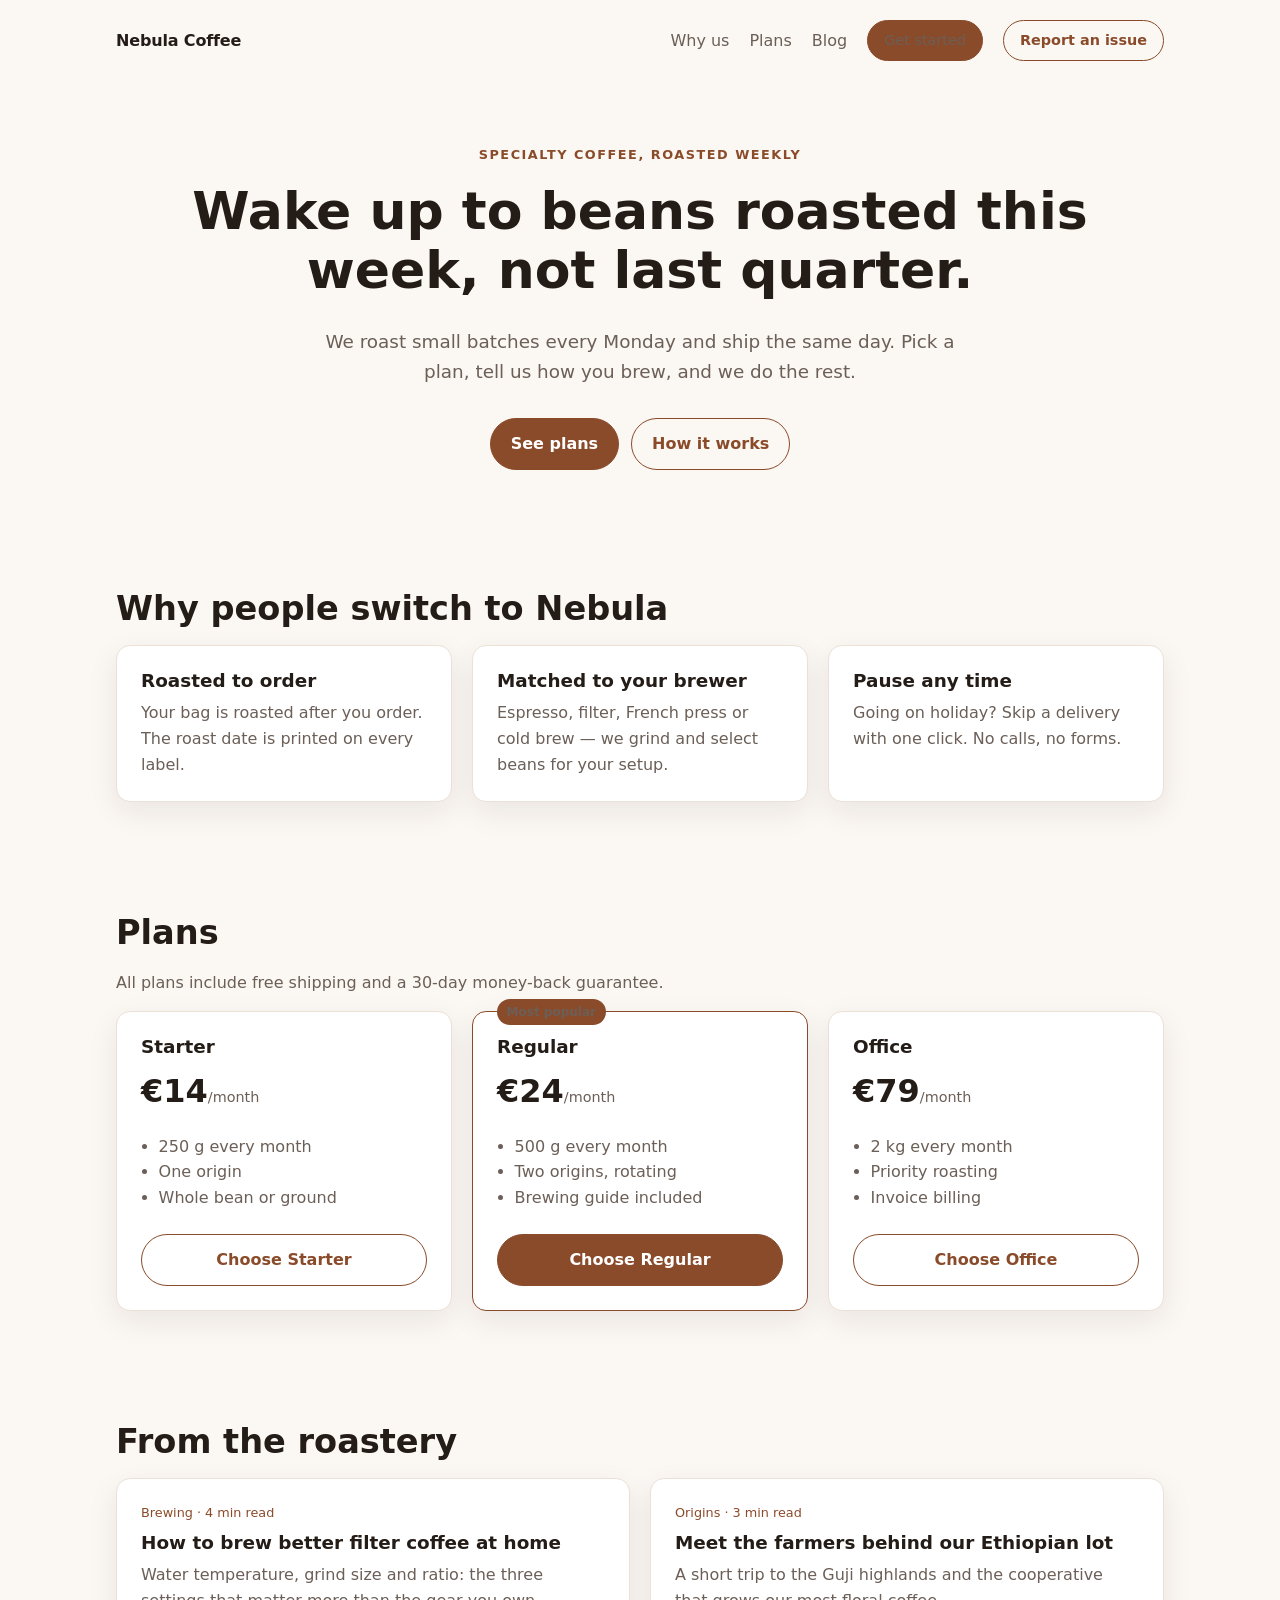
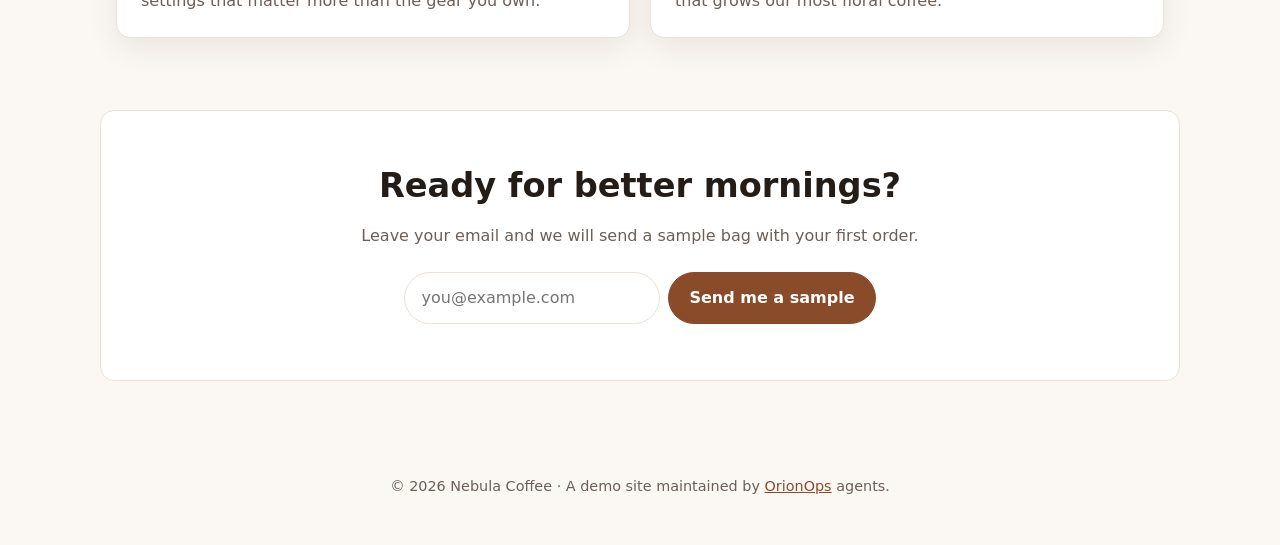
<file: index.html>
<!doctype html>
<html lang="en">
<head>
  <meta charset="utf-8">
  <meta name="viewport" content="width=device-width, initial-scale=1">
  <title>Nebula Coffee — fresh roasted, delivered</title>
  <meta name="description" content="Nebula Coffee: specialty beans roasted weekly and delivered to your door. A demo site maintained by OrionOps agents.">
  <link rel="stylesheet" href="assets/styles.css">
</head>
<body>
  <header class="site-header">
    <a class="brand" href="#top">Nebula Coffee</a>
    <nav class="nav" aria-label="Main">
      <a href="#features">Why us</a>
      <a href="#pricing">Plans</a>
      <a href="#blog">Blog</a>
      <a class="btn btn-small" href="#contact">Get started</a>
          <button type="button" class="btn btn-small btn-ghost" id="report-open">Report an issue</button>
    </nav>
  </header>

  <main id="top">
    <section class="hero">
      <p class="eyebrow">Specialty coffee, roasted weekly</p>
      <h1>Wake up to beans roasted this week, not last quarter.</h1>
      <p class="lead">We roast small batches every Monday and ship the same day. Pick a plan, tell us how you brew, and we do the rest.</p>
      <div class="hero-actions">
        <a class="btn" href="#pricing">See plans</a>
        <a class="btn btn-ghost" href="#features">How it works</a>
      </div>
    </section>

    <section id="features" class="section">
      <h2>Why people switch to Nebula</h2>
      <div class="grid grid-3">
        <article class="card">
          <h3>Roasted to order</h3>
          <p>Your bag is roasted after you order. The roast date is printed on every label.</p>
        </article>
        <article class="card">
          <h3>Matched to your brewer</h3>
          <p>Espresso, filter, French press or cold brew — we grind and select beans for your setup.</p>
        </article>
        <article class="card">
          <h3>Pause any time</h3>
          <p>Going on holiday? Skip a delivery with one click. No calls, no forms.</p>
        </article>
      </div>
    </section>

    <section id="pricing" class="section">
      <h2>Plans</h2>
      <p class="section-intro">All plans include free shipping and a 30-day money-back guarantee.</p>
      <div class="grid grid-3">
        <article class="card plan">
          <h3>Starter</h3>
          <p class="price">€14<span>/month</span></p>
          <ul>
            <li>250 g every month</li>
            <li>One origin</li>
            <li>Whole bean or ground</li>
          </ul>
          <a class="btn btn-ghost" href="#contact">Choose Starter</a>
        </article>
        <article class="card plan plan-featured">
          <p class="badge">Most popular</p>
          <h3>Regular</h3>
          <p class="price">€24<span>/month</span></p>
          <ul>
            <li>500 g every month</li>
            <li>Two origins, rotating</li>
            <li>Brewing guide included</li>
          </ul>
          <a class="btn" href="#contact">Choose Regular</a>
        </article>
        <article class="card plan">
          <h3>Office</h3>
          <p class="price">€79<span>/month</span></p>
          <ul>
            <li>2 kg every month</li>
            <li>Priority roasting</li>
            <li>Invoice billing</li>
          </ul>
          <a class="btn btn-ghost" href="#contact">Choose Office</a>
        </article>
      </div>
    </section>

    <section id="blog" class="section">
      <h2>From the roastery</h2>
      <div class="grid grid-2">
        <article class="card post">
          <p class="meta">Brewing · 4 min read</p>
          <h3><a href="blog/how-to-brew-better-filter-coffee.html">How to brew better filter coffee at home</a></h3>
          <p>Water temperature, grind size and ratio: the three settings that matter more than the gear you own.</p>
        </article>
        <article class="card post">
          <p class="meta">Origins · 3 min read</p>
          <h3><a href="blog/meet-our-ethiopian-farmers.html">Meet the farmers behind our Ethiopian lot</a></h3>
          <p>A short trip to the Guji highlands and the cooperative that grows our most floral coffee.</p>
        </article>
      </div>
    </section>

    <section id="contact" class="section section-cta">
      <h2>Ready for better mornings?</h2>
      <p class="section-intro">Leave your email and we will send a sample bag with your first order.</p>
      <form class="cta-form" onsubmit="return false">
        <label class="visually-hidden" for="email">Email</label>
        <input id="email" type="email" placeholder="you@example.com" required>
        <button class="btn" type="submit">Send me a sample</button>
      </form>
      <p class="form-note" id="form-note" hidden>Thanks! This is a demo site, so nothing was actually sent.</p>
    </section>
  
  <dialog id="report-dialog" class="report-dialog" aria-labelledby="report-heading">
    <form method="dialog" novalidate>
      <div class="dialog-head">
        <h2 id="report-heading">Report an issue</h2>
        <button type="button" class="dialog-close" data-close aria-label="Close">×</button>
      </div>
      <p class="dialog-intro">Spotted a bug or have an idea? Describe it and attach a screenshot. An OrionOps agent will pick it up and open a pull request — you can follow it on the board.</p>

      <label for="report-kind">Type</label>
      <select id="report-kind" name="kind">
        <option value="bug">Bug</option>
        <option value="idea">Idea / improvement</option>
        <option value="other">Other</option>
      </select>

      <label for="report-title">Title</label>
      <input id="report-title" name="title" type="text" required minlength="5" maxlength="120" placeholder="e.g. Pricing cards overlap on mobile">

      <label for="report-description">What happened?</label>
      <textarea id="report-description" name="description" rows="4" maxlength="4000" placeholder="What did you expect, what did you see, where?"></textarea>

      <label>Screenshots <span class="muted">(optional, up to 3)</span></label>
      <div class="previews"></div>
      <label class="drop-zone" for="report-files">
        <input id="report-files" type="file" accept="image/png,image/jpeg,image/webp,image/gif" multiple>
        <span>Drop images here, paste from clipboard, or <u>browse</u></span>
      </label>

      <label for="report-email">Email <span class="muted">(optional, if you want to be credited)</span></label>
      <input id="report-email" name="email" type="email" maxlength="200" placeholder="you@example.com">

      <input type="hidden" name="page_url" value="">
      <!-- Honeypot: humans never see this field. -->
      <div class="hp" aria-hidden="true"><label>Website<input name="website" type="text" tabindex="-1" autocomplete="off"></label></div>

      <p class="report-status" role="status" aria-live="polite"></p>
      <div class="dialog-actions">
        <button type="button" class="btn btn-ghost" data-close>Cancel</button>
        <button type="submit" class="btn">Send report</button>
      </div>
    </form>

    <div class="report-result" hidden>
      <h2>Thanks — ticket created</h2>
      <p class="result-title"></p>
      <p>An agent will start working on it shortly. Follow the progress on the OrionOps board; the pull request will appear in the <a href="https://github.com/Perseusoft/orionops-demo/pulls" target="_blank" rel="noopener">repository</a> when it is done.</p>
      <p><a class="btn" href="#" target="_blank" rel="noopener">Open the ticket</a></p>
      <p><button type="button" class="btn btn-ghost" data-close>Close</button></p>
    </div>
  </dialog>
  </main>

  <footer class="site-footer">
    <p>© <span id="year"></span> Nebula Coffee · A demo site maintained by <a href="https://orionops.tech">OrionOps</a> agents.</p>
  </footer>

  <script src="assets/config.js"></script>
  <script src="assets/site.js"></script>
  <script src="assets/report.js"></script>
</body>
</html>
</file>
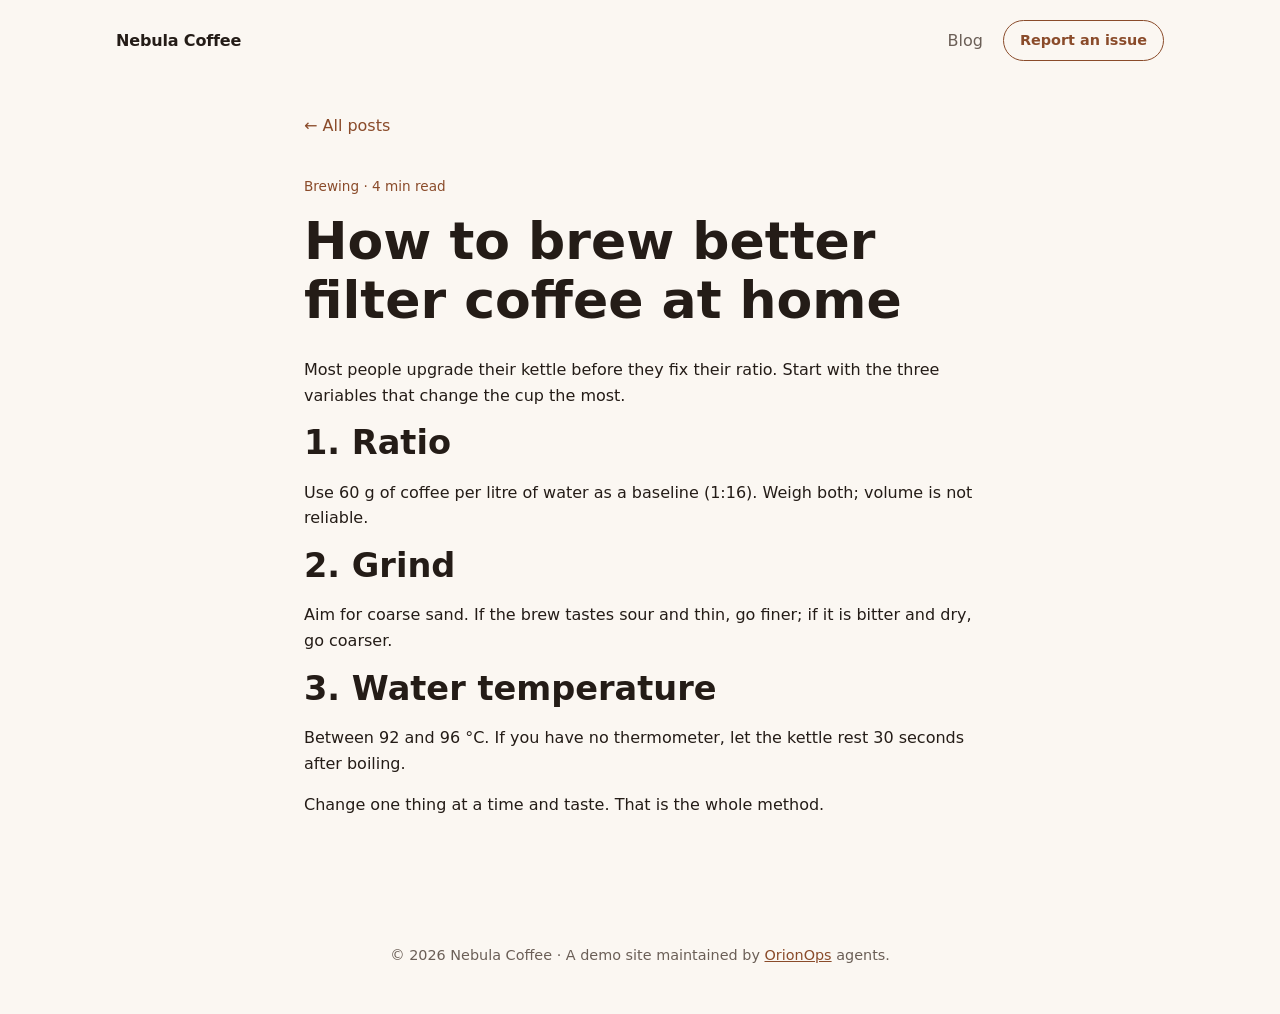
<file: blog/how-to-brew-better-filter-coffee.html>
<!doctype html>
<html lang="en">
<head>
  <meta charset="utf-8">
  <meta name="viewport" content="width=device-width, initial-scale=1">
  <title>How to brew better filter coffee at home — Nebula Coffee</title>
  <link rel="stylesheet" href="../assets/styles.css">
</head>
<body>
  <header class="site-header">
    <a class="brand" href="../index.html">Nebula Coffee</a>
    <nav class="nav" aria-label="Main"><a href="../index.html#blog">Blog</a>      <button type="button" class="btn btn-small btn-ghost" id="report-open">Report an issue</button>
    </nav>
  </header>
  <main class="section post-page">
    <a class="back" href="../index.html#blog">← All posts</a>
    <p class="meta">Brewing · 4 min read</p>
    <h1>How to brew better filter coffee at home</h1>
    <p>Most people upgrade their kettle before they fix their ratio. Start with the three variables that change the cup the most.</p>
    <h2>1. Ratio</h2>
    <p>Use 60 g of coffee per litre of water as a baseline (1:16). Weigh both; volume is not reliable.</p>
    <h2>2. Grind</h2>
    <p>Aim for coarse sand. If the brew tastes sour and thin, go finer; if it is bitter and dry, go coarser.</p>
    <h2>3. Water temperature</h2>
    <p>Between 92 and 96 °C. If you have no thermometer, let the kettle rest 30 seconds after boiling.</p>
    <p>Change one thing at a time and taste. That is the whole method.</p>
  
  <dialog id="report-dialog" class="report-dialog" aria-labelledby="report-heading">
    <form method="dialog" novalidate>
      <div class="dialog-head">
        <h2 id="report-heading">Report an issue</h2>
        <button type="button" class="dialog-close" data-close aria-label="Close">×</button>
      </div>
      <p class="dialog-intro">Spotted a bug or have an idea? Describe it and attach a screenshot. An OrionOps agent will pick it up and open a pull request — you can follow it on the board.</p>

      <label for="report-kind">Type</label>
      <select id="report-kind" name="kind">
        <option value="bug">Bug</option>
        <option value="idea">Idea / improvement</option>
        <option value="other">Other</option>
      </select>

      <label for="report-title">Title</label>
      <input id="report-title" name="title" type="text" required minlength="5" maxlength="120" placeholder="e.g. Pricing cards overlap on mobile">

      <label for="report-description">What happened?</label>
      <textarea id="report-description" name="description" rows="4" maxlength="4000" placeholder="What did you expect, what did you see, where?"></textarea>

      <label>Screenshots <span class="muted">(optional, up to 3)</span></label>
      <div class="previews"></div>
      <label class="drop-zone" for="report-files">
        <input id="report-files" type="file" accept="image/png,image/jpeg,image/webp,image/gif" multiple>
        <span>Drop images here, paste from clipboard, or <u>browse</u></span>
      </label>

      <label for="report-email">Email <span class="muted">(optional, if you want to be credited)</span></label>
      <input id="report-email" name="email" type="email" maxlength="200" placeholder="you@example.com">

      <input type="hidden" name="page_url" value="">
      <!-- Honeypot: humans never see this field. -->
      <div class="hp" aria-hidden="true"><label>Website<input name="website" type="text" tabindex="-1" autocomplete="off"></label></div>

      <p class="report-status" role="status" aria-live="polite"></p>
      <div class="dialog-actions">
        <button type="button" class="btn btn-ghost" data-close>Cancel</button>
        <button type="submit" class="btn">Send report</button>
      </div>
    </form>

    <div class="report-result" hidden>
      <h2>Thanks — ticket created</h2>
      <p class="result-title"></p>
      <p>An agent will start working on it shortly. Follow the progress on the OrionOps board; the pull request will appear in the <a href="https://github.com/Perseusoft/orionops-demo/pulls" target="_blank" rel="noopener">repository</a> when it is done.</p>
      <p><a class="btn" href="#" target="_blank" rel="noopener">Open the ticket</a></p>
      <p><button type="button" class="btn btn-ghost" data-close>Close</button></p>
    </div>
  </dialog>
  </main>
  <footer class="site-footer"><p>© <span id="year"></span> Nebula Coffee · A demo site maintained by <a href="https://orionops.tech">OrionOps</a> agents.</p></footer>
  <script src="../assets/config.js"></script>
  <script src="../assets/site.js"></script>
  <script src="../assets/report.js"></script>
</body>
</html>
</file>
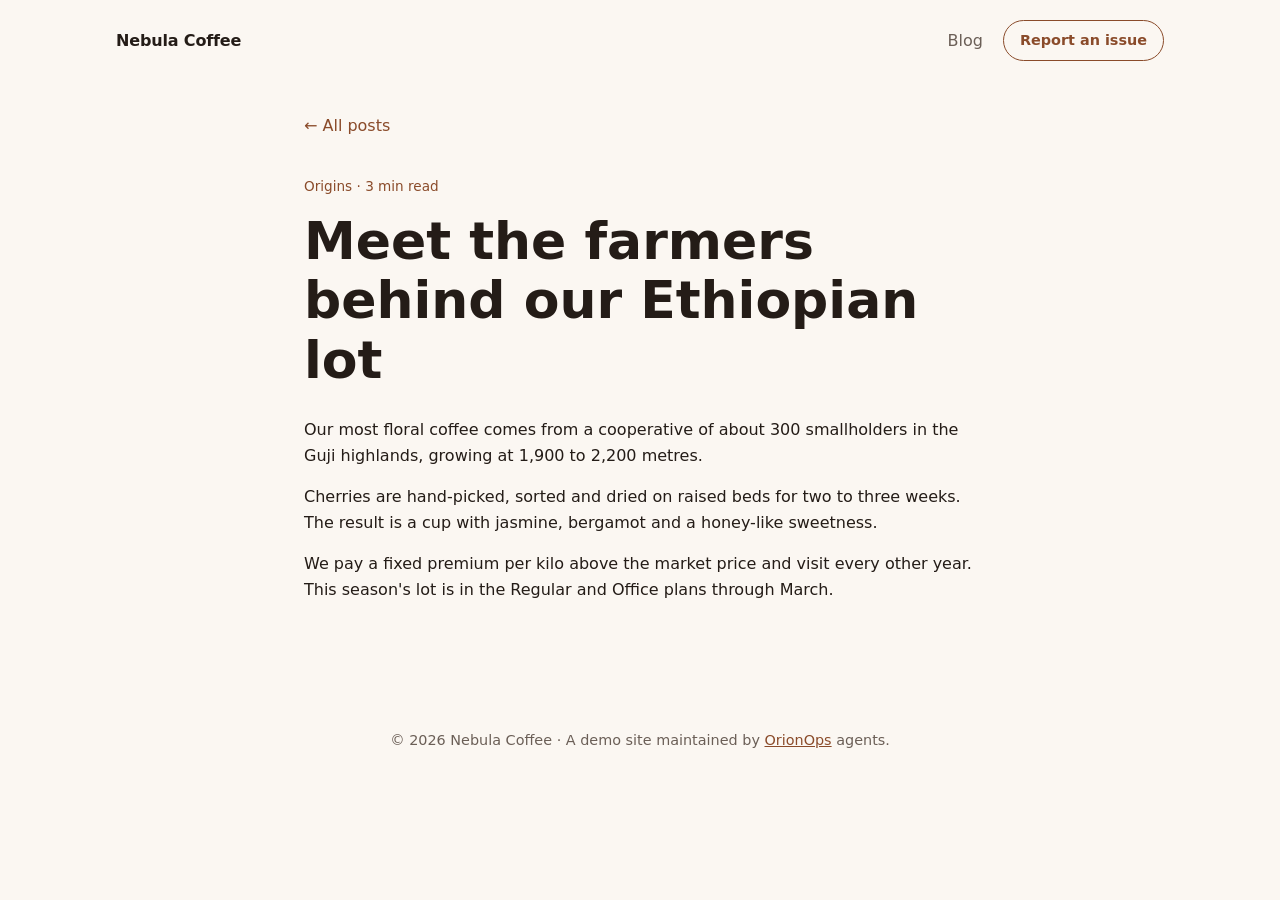
<file: blog/meet-our-ethiopian-farmers.html>
<!doctype html>
<html lang="en">
<head>
  <meta charset="utf-8">
  <meta name="viewport" content="width=device-width, initial-scale=1">
  <title>Meet the farmers behind our Ethiopian lot — Nebula Coffee</title>
  <link rel="stylesheet" href="../assets/styles.css">
</head>
<body>
  <header class="site-header">
    <a class="brand" href="../index.html">Nebula Coffee</a>
    <nav class="nav" aria-label="Main"><a href="../index.html#blog">Blog</a>      <button type="button" class="btn btn-small btn-ghost" id="report-open">Report an issue</button>
    </nav>
  </header>
  <main class="section post-page">
    <a class="back" href="../index.html#blog">← All posts</a>
    <p class="meta">Origins · 3 min read</p>
    <h1>Meet the farmers behind our Ethiopian lot</h1>
    <p>Our most floral coffee comes from a cooperative of about 300 smallholders in the Guji highlands, growing at 1,900 to 2,200 metres.</p>
    <p>Cherries are hand-picked, sorted and dried on raised beds for two to three weeks. The result is a cup with jasmine, bergamot and a honey-like sweetness.</p>
    <p>We pay a fixed premium per kilo above the market price and visit every other year. This season's lot is in the Regular and Office plans through March.</p>
  
  <dialog id="report-dialog" class="report-dialog" aria-labelledby="report-heading">
    <form method="dialog" novalidate>
      <div class="dialog-head">
        <h2 id="report-heading">Report an issue</h2>
        <button type="button" class="dialog-close" data-close aria-label="Close">×</button>
      </div>
      <p class="dialog-intro">Spotted a bug or have an idea? Describe it and attach a screenshot. An OrionOps agent will pick it up and open a pull request — you can follow it on the board.</p>

      <label for="report-kind">Type</label>
      <select id="report-kind" name="kind">
        <option value="bug">Bug</option>
        <option value="idea">Idea / improvement</option>
        <option value="other">Other</option>
      </select>

      <label for="report-title">Title</label>
      <input id="report-title" name="title" type="text" required minlength="5" maxlength="120" placeholder="e.g. Pricing cards overlap on mobile">

      <label for="report-description">What happened?</label>
      <textarea id="report-description" name="description" rows="4" maxlength="4000" placeholder="What did you expect, what did you see, where?"></textarea>

      <label>Screenshots <span class="muted">(optional, up to 3)</span></label>
      <div class="previews"></div>
      <label class="drop-zone" for="report-files">
        <input id="report-files" type="file" accept="image/png,image/jpeg,image/webp,image/gif" multiple>
        <span>Drop images here, paste from clipboard, or <u>browse</u></span>
      </label>

      <label for="report-email">Email <span class="muted">(optional, if you want to be credited)</span></label>
      <input id="report-email" name="email" type="email" maxlength="200" placeholder="you@example.com">

      <input type="hidden" name="page_url" value="">
      <!-- Honeypot: humans never see this field. -->
      <div class="hp" aria-hidden="true"><label>Website<input name="website" type="text" tabindex="-1" autocomplete="off"></label></div>

      <p class="report-status" role="status" aria-live="polite"></p>
      <div class="dialog-actions">
        <button type="button" class="btn btn-ghost" data-close>Cancel</button>
        <button type="submit" class="btn">Send report</button>
      </div>
    </form>

    <div class="report-result" hidden>
      <h2>Thanks — ticket created</h2>
      <p class="result-title"></p>
      <p>An agent will start working on it shortly. Follow the progress on the OrionOps board; the pull request will appear in the <a href="https://github.com/Perseusoft/orionops-demo/pulls" target="_blank" rel="noopener">repository</a> when it is done.</p>
      <p><a class="btn" href="#" target="_blank" rel="noopener">Open the ticket</a></p>
      <p><button type="button" class="btn btn-ghost" data-close>Close</button></p>
    </div>
  </dialog>
  </main>
  <footer class="site-footer"><p>© <span id="year"></span> Nebula Coffee · A demo site maintained by <a href="https://orionops.tech">OrionOps</a> agents.</p></footer>
  <script src="../assets/config.js"></script>
  <script src="../assets/site.js"></script>
  <script src="../assets/report.js"></script>
</body>
</html>
</file>
<file: assets/styles.css>
/* Nebula Coffee — demo site styles.
   Keep tokens here; components below use them. */
:root {
  --bg: #fbf7f2;
  --surface: #ffffff;
  --text: #241c17;
  --muted: #6b5f57;
  --brand: #8a4b2a;
  --brand-dark: #6c3a1f;
  --accent: #e9c9a8;
  --border: #ebe1d7;
  --radius: 14px;
  --shadow: 0 10px 30px rgba(36, 28, 23, 0.08);
  --max: 1080px;
  --space: 1rem;
}

* { box-sizing: border-box; }

html { scroll-behavior: smooth; }

body {
  margin: 0;
  font-family: "Inter", system-ui, -apple-system, "Segoe UI", sans-serif;
  color: var(--text);
  background: var(--bg);
  line-height: 1.6;
}

a { color: var(--brand); }

h1, h2, h3 { line-height: 1.15; margin: 0 0 0.5em; }
h1 { font-size: clamp(2rem, 5vw, 3.25rem); }
h2 { font-size: clamp(1.5rem, 3vw, 2.1rem); }
h3 { font-size: 1.15rem; }

/* Layout */
.site-header, .section, .site-footer, .hero {
  max-width: var(--max);
  margin: 0 auto;
  padding-left: var(--space);
  padding-right: var(--space);
}

.site-header {
  display: flex;
  align-items: center;
  justify-content: space-between;
  padding-top: 1.25rem;
  padding-bottom: 1.25rem;
}

.brand {
  font-weight: 700;
  text-decoration: none;
  color: var(--text);
  letter-spacing: -0.01em;
}

.nav { display: flex; gap: 1.25rem; align-items: center; }
.nav a { text-decoration: none; color: var(--muted); font-weight: 500; }
.nav a:hover { color: var(--text); }

.hero {
  padding-top: 4rem;
  padding-bottom: 4rem;
  text-align: center;
}

.eyebrow {
  text-transform: uppercase;
  letter-spacing: 0.12em;
  font-size: 0.8rem;
  color: var(--brand);
  font-weight: 600;
  margin: 0 0 1rem;
}

.lead {
  font-size: 1.15rem;
  color: var(--muted);
  max-width: 42rem;
  margin: 0 auto 2rem;
}

.hero-actions { display: flex; gap: 0.75rem; justify-content: center; flex-wrap: wrap; }

.section { padding-top: 3.5rem; padding-bottom: 3.5rem; }
.section-intro { color: var(--muted); max-width: 40rem; margin-top: 0; }

.grid { display: grid; gap: 1.25rem; }
.grid-3 { grid-template-columns: repeat(3, 1fr); }
.grid-2 { grid-template-columns: repeat(2, 1fr); }

@media (max-width: 800px) {
  .grid-3, .grid-2 { grid-template-columns: 1fr; }
  .nav a:not(.btn) { display: none; }
}

/* Components */
.card {
  background: var(--surface);
  border: 1px solid var(--border);
  border-radius: var(--radius);
  padding: 1.5rem;
  box-shadow: var(--shadow);
}

.card p { margin: 0; color: var(--muted); }

.plan ul { padding-left: 1.1rem; margin: 1rem 0 1.5rem; color: var(--muted); }
.plan .btn { width: 100%; text-align: center; }
.plan-featured { border-color: var(--brand); position: relative; }

.badge {
  position: absolute;
  top: -0.8rem;
  left: 1.5rem;
  background: var(--brand);
  color: #fff;
  font-size: 0.75rem;
  font-weight: 600;
  padding: 0.2rem 0.6rem;
  border-radius: 999px;
}

.price { font-size: 2rem; font-weight: 700; color: var(--text) !important; }
.price span { font-size: 0.9rem; font-weight: 400; color: var(--muted); }

.post .meta { font-size: 0.8rem; color: var(--brand); margin-bottom: 0.5rem; }
.post h3 a { text-decoration: none; color: var(--text); }
.post h3 a:hover { color: var(--brand); }

.btn {
  display: inline-block;
  background: var(--brand);
  color: #fff;
  text-decoration: none;
  font-weight: 600;
  padding: 0.75rem 1.25rem;
  border-radius: 999px;
  border: 1px solid var(--brand);
  cursor: pointer;
  font: inherit;
  font-weight: 600;
}

.btn:hover { background: var(--brand-dark); border-color: var(--brand-dark); }
.btn-ghost { background: transparent; color: var(--brand); }
.btn-ghost:hover { background: var(--accent); color: var(--brand-dark); }
.btn-small { padding: 0.5rem 1rem; font-size: 0.9rem; }

.section-cta {
  text-align: center;
  background: var(--surface);
  border: 1px solid var(--border);
  border-radius: var(--radius);
  margin-top: 1rem;
  margin-bottom: 3rem;
}

.section-cta .section-intro { margin-left: auto; margin-right: auto; }

.cta-form {
  display: flex;
  gap: 0.5rem;
  justify-content: center;
  flex-wrap: wrap;
  margin-top: 1.5rem;
}

.cta-form input {
  font: inherit;
  padding: 0.7rem 1rem;
  border-radius: 999px;
  border: 1px solid var(--border);
  min-width: 16rem;
}

.form-note { color: var(--muted); font-size: 0.9rem; margin-top: 1rem; }

.site-footer {
  padding-top: 2rem;
  padding-bottom: 2rem;
  color: var(--muted);
  font-size: 0.9rem;
  text-align: center;
}

.visually-hidden {
  position: absolute;
  width: 1px;
  height: 1px;
  overflow: hidden;
  clip: rect(0 0 0 0);
  white-space: nowrap;
}

/* Blog post pages */
.post-page { max-width: 44rem; padding-top: 2rem; padding-bottom: 4rem; }
.post-page .meta { color: var(--brand); font-size: 0.85rem; }
.post-page p { color: var(--text); }
.back { display: inline-block; margin-bottom: 1.5rem; text-decoration: none; }

/* Report an issue dialog */
.report-dialog {
  border: 1px solid var(--border);
  border-radius: var(--radius);
  padding: 0;
  width: min(34rem, calc(100vw - 2rem));
  box-shadow: 0 30px 80px rgba(36, 28, 23, 0.25);
  color: var(--text);
  background: var(--surface);
}

.report-dialog::backdrop { background: rgba(36, 28, 23, 0.45); }

.report-dialog form, .report-result { padding: 1.5rem; }

.dialog-head { display: flex; align-items: center; justify-content: space-between; }
.dialog-head h2 { margin: 0; font-size: 1.35rem; }

.dialog-close {
  background: none;
  border: 0;
  font-size: 1.5rem;
  line-height: 1;
  cursor: pointer;
  color: var(--muted);
}

.dialog-intro { color: var(--muted); font-size: 0.95rem; margin: 0.5rem 0 1.25rem; }

.report-dialog label { display: block; font-weight: 600; font-size: 0.9rem; margin: 0.9rem 0 0.3rem; }
.report-dialog .muted { font-weight: 400; color: var(--muted); }

.report-dialog input[type="text"], .report-dialog input[type="email"],
.report-dialog select, .report-dialog textarea {
  width: 100%;
  font: inherit;
  padding: 0.6rem 0.8rem;
  border: 1px solid var(--border);
  border-radius: 10px;
  background: var(--bg);
  color: var(--text);
}

.report-dialog textarea { resize: vertical; }

.drop-zone {
  display: block;
  border: 2px dashed var(--border);
  border-radius: 10px;
  padding: 1rem;
  text-align: center;
  color: var(--muted);
  font-weight: 400 !important;
  cursor: pointer;
  margin-top: 0.3rem !important;
}

.drop-zone.is-over { border-color: var(--brand); background: var(--accent); color: var(--brand-dark); }
.drop-zone input { display: none; }

.previews { display: flex; gap: 0.5rem; flex-wrap: wrap; }
.preview { position: relative; width: 5.5rem; height: 5.5rem; }
.preview img { width: 100%; height: 100%; object-fit: cover; border-radius: 8px; border: 1px solid var(--border); }

.preview-remove {
  position: absolute;
  top: -0.4rem;
  right: -0.4rem;
  width: 1.4rem;
  height: 1.4rem;
  border-radius: 50%;
  border: 0;
  background: var(--text);
  color: #fff;
  cursor: pointer;
  line-height: 1;
}

.hp { position: absolute; left: -9999px; width: 1px; height: 1px; overflow: hidden; }

.report-status { min-height: 1.2em; font-size: 0.9rem; color: var(--muted); margin: 0.75rem 0 0; }
.report-status[data-kind="error"] { color: #b3261e; }

.dialog-actions { display: flex; justify-content: flex-end; gap: 0.5rem; margin-top: 1rem; }

.report-result h2 { margin-top: 0; }
.result-title { font-weight: 600; }

@media (max-width: 800px) {
  .nav #report-open { display: inline-block; }
}
</file>
